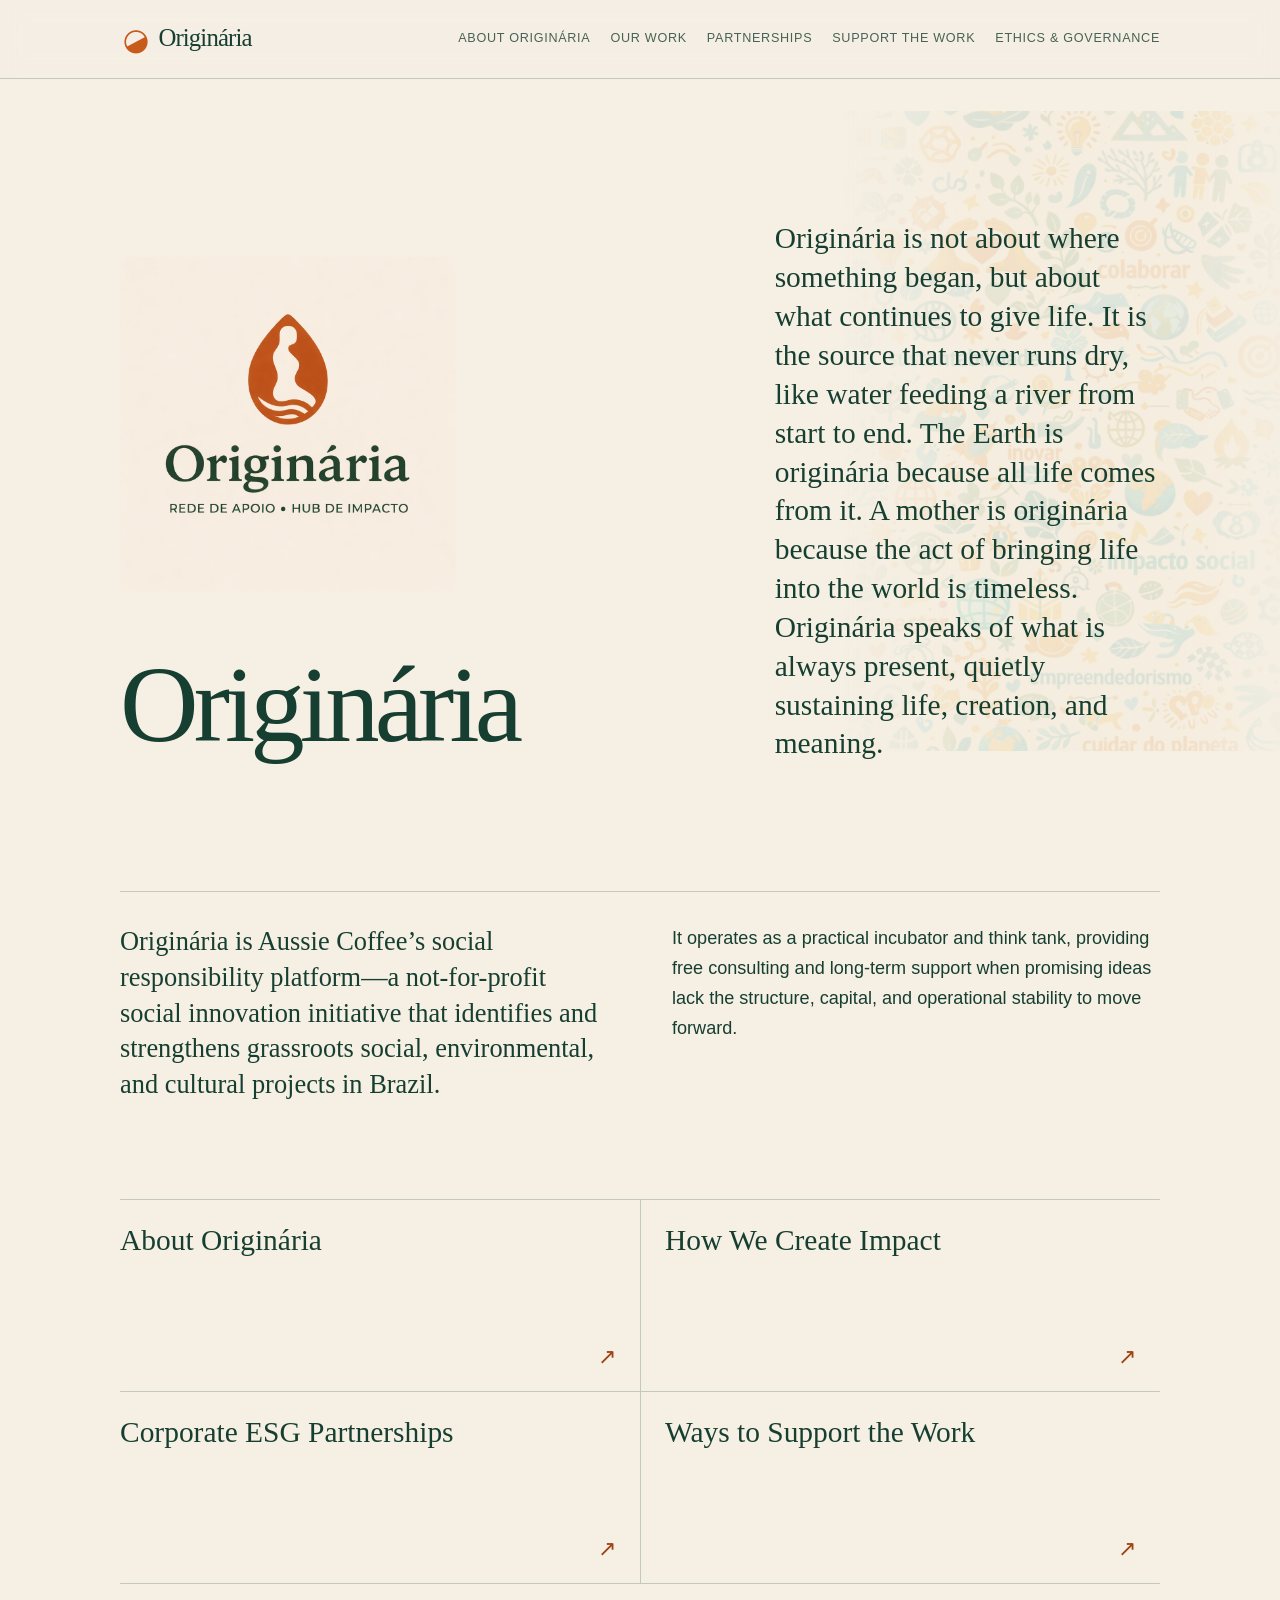
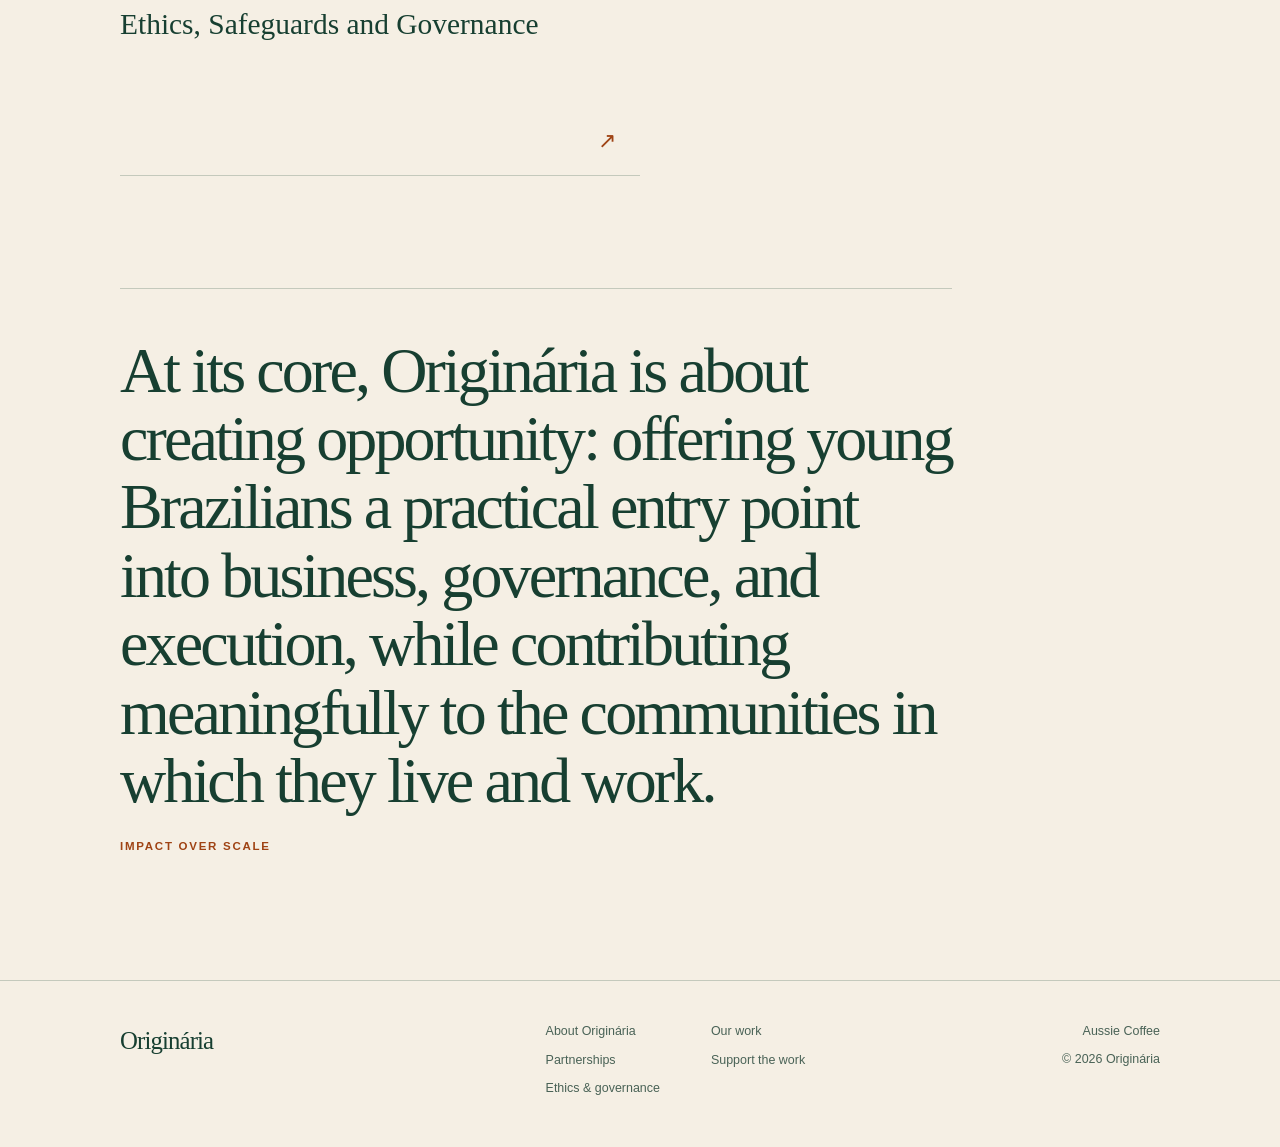
<file: index.html>
<!doctype html>
<html lang="en">
<head>
  <meta charset="utf-8">
  <meta name="viewport" content="width=device-width, initial-scale=1">
  <meta name="description" content="Originária is Aussie Coffee’s social responsibility platform—a not-for-profit social innovation initiative that identifies and strengthens grassroots social, environmental, and cultural projects in Brazil.">
  <meta name="theme-color" content="#f5efe4">
  <title>Originária | Social Responsibility</title>
  <link rel="icon" type="image/png" href="assets/originaria-logo.png">
  <link rel="stylesheet" href="assets/site.css">
</head>
<body class="page-home">
  <a class="skip-link" href="#main">Skip to content</a>
  <header class="site-header">
    <div class="header-inner">
      <a class="brand" href="" aria-label="Originária home"><span class="brand-mark" aria-hidden="true">◒</span><span class="brand-word">Originária</span></a>
      <button class="menu-toggle" type="button" aria-expanded="false" aria-controls="site-nav"><span class="menu-label">Menu</span><span class="menu-icon" aria-hidden="true"><i></i><i></i></span></button>
      <nav id="site-nav" class="site-nav" aria-label="Primary navigation"><a href="about/" data-page="about">About Originária</a><a href="work/" data-page="work">Our work</a><a href="partnerships/" data-page="partnerships">Partnerships</a><a href="support/" data-page="support">Support the work</a><a href="principles/" data-page="principles">Ethics &amp; governance</a></nav>
    </div>
  </header>
  <main id="main"><section class="hero"><div class="hero-grid"><div><img class="hero-logo" src="assets/originaria-logo.png" alt="Originária — Rede de Apoio • Hub de Impacto"><h1>Originária</h1></div><div><p class="hero-intro">Originária is not about where something began, but about what continues to give life. It is the source that never runs dry, like water feeding a river from start to end. The Earth is originária because all life comes from it. A mother is originária because the act of bringing life into the world is timeless. Originária speaks of what is always present, quietly sustaining life, creation, and meaning.</p></div></div></section>
<section class="gateway"><div class="gateway-lead"><p>Originária is Aussie Coffee’s social responsibility platform—a not-for-profit social innovation initiative that identifies and strengthens grassroots social, environmental, and cultural projects in Brazil.</p><p>It operates as a practical incubator and think tank, providing free consulting and long-term support when promising ideas lack the structure, capital, and operational stability to move forward.</p></div><nav class="gateway-links" aria-label="Explore Originária"><a class="gateway-link" href="about/"><strong>About Originária</strong><span aria-hidden="true">↗</span></a><a class="gateway-link" href="work/"><strong>How We Create Impact</strong><span aria-hidden="true">↗</span></a><a class="gateway-link" href="partnerships/"><strong>Corporate ESG Partnerships</strong><span aria-hidden="true">↗</span></a><a class="gateway-link" href="support/"><strong>Ways to Support the Work</strong><span aria-hidden="true">↗</span></a><a class="gateway-link" href="principles/"><strong>Ethics, Safeguards and Governance</strong><span aria-hidden="true">↗</span></a></nav></section>
<section class="principle"><blockquote>At its core, Originária is about creating opportunity: offering young Brazilians a practical entry point into business, governance, and execution, while contributing meaningfully to the communities in which they live and work.<cite>Impact over scale</cite></blockquote></section></main>
  <footer class="site-footer">
    <div class="footer-inner">
      <div class="footer-brand"><span class="brand-word">Originária</span></div>
      <nav class="footer-nav" aria-label="Footer navigation"><a href="about/">About Originária</a><a href="work/">Our work</a><a href="partnerships/">Partnerships</a><a href="support/">Support the work</a><a href="principles/">Ethics & governance</a></nav>
      <div class="footer-meta"><a href="https://www.aussiecoffeebrasil.com/" rel="noopener">Aussie Coffee</a><span>© <span data-year></span> Originária</span></div>
    </div>
  </footer>
  <script src="assets/site.js"></script>
</body>
</html>
</file>
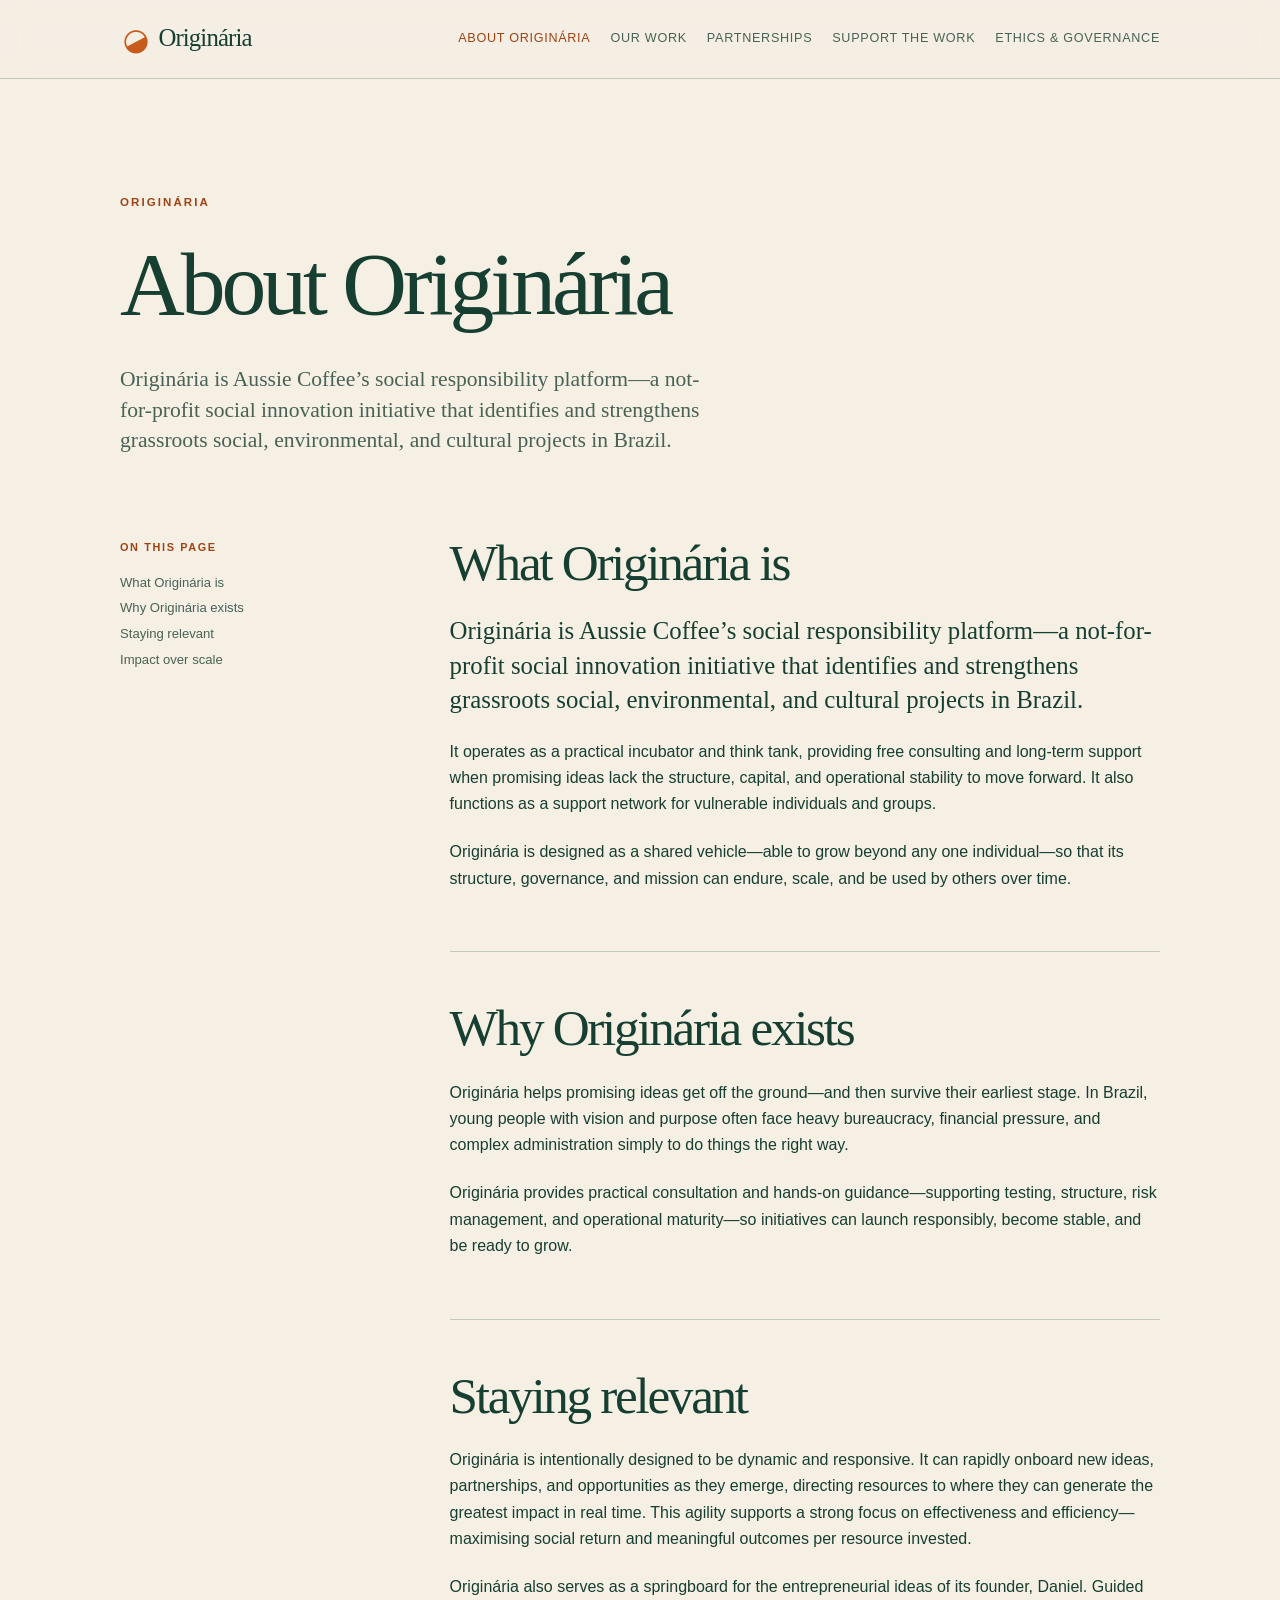
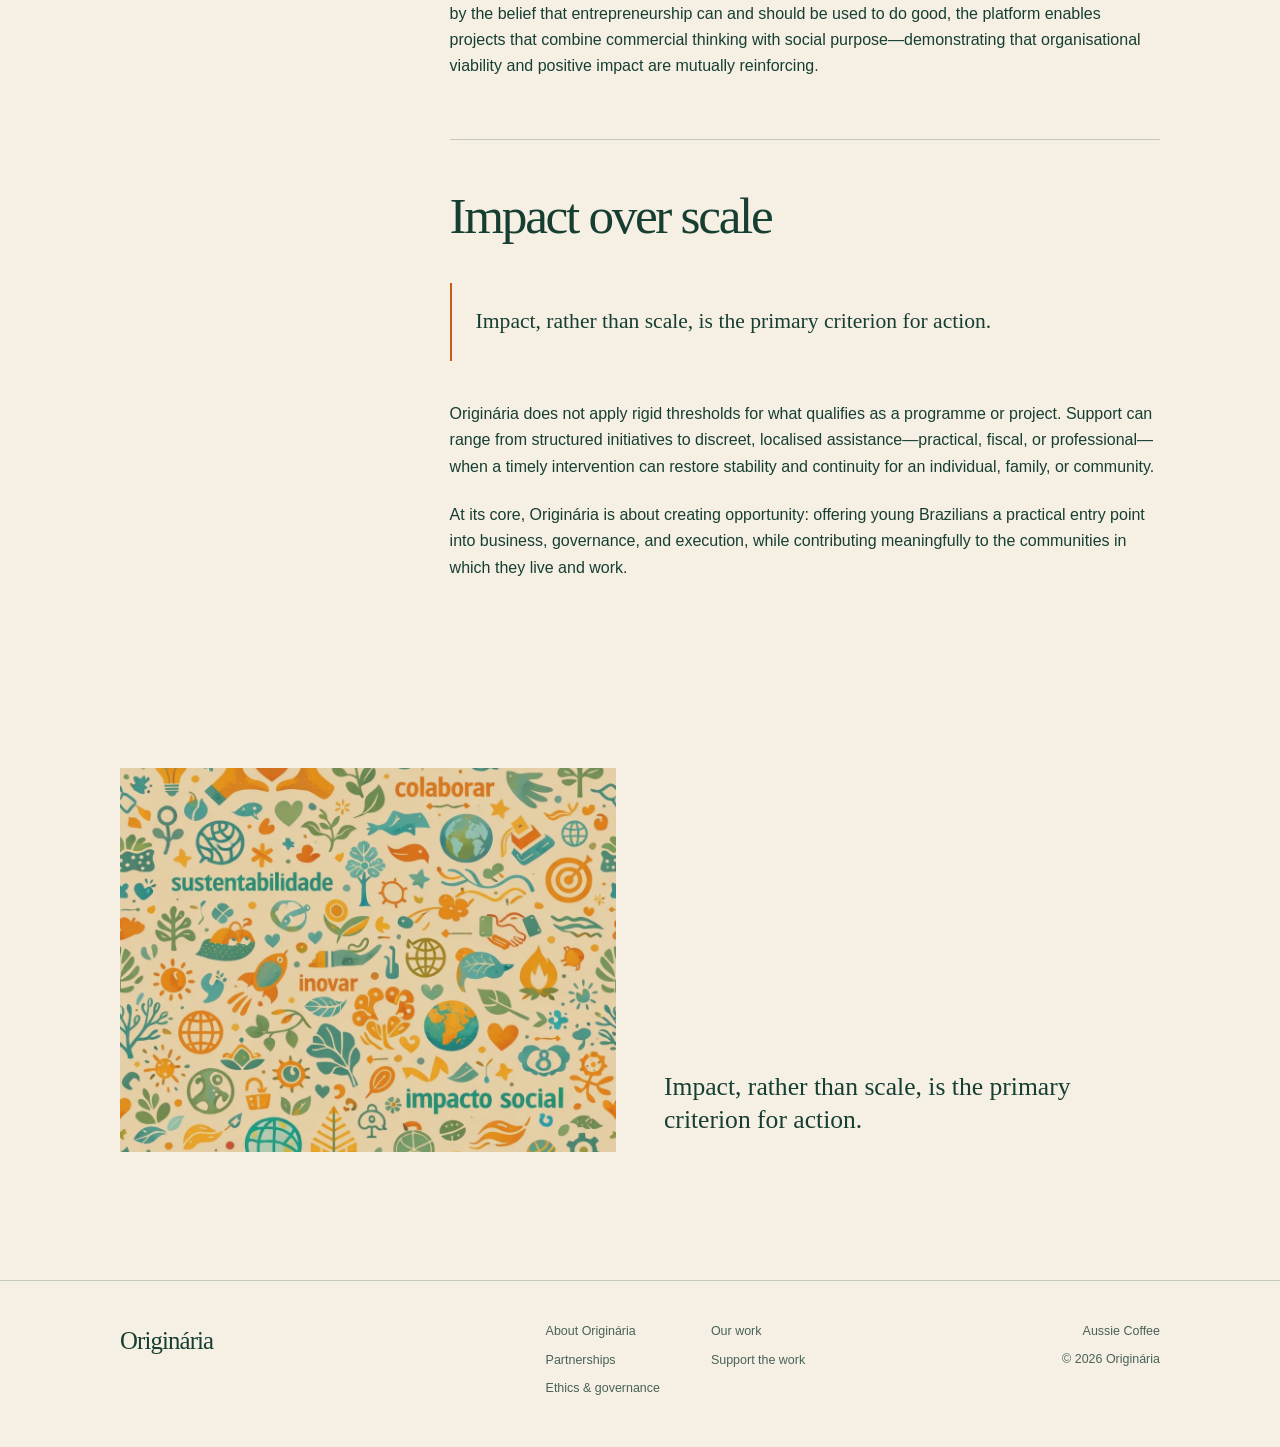
<file: about/index.html>
<!doctype html>
<html lang="en">
<head>
  <meta charset="utf-8">
  <meta name="viewport" content="width=device-width, initial-scale=1">
  <meta name="description" content="Originária is Aussie Coffee’s social responsibility platform—a not-for-profit social innovation initiative that identifies and strengthens grassroots social, environmental, and cultural projects in Brazil.">
  <meta name="theme-color" content="#f5efe4">
  <title>About Originária — Originária</title>
  <link rel="icon" type="image/png" href="../assets/originaria-logo.png">
  <link rel="stylesheet" href="../assets/site.css">
</head>
<body class="page-about">
  <a class="skip-link" href="#main">Skip to content</a>
  <header class="site-header">
    <div class="header-inner">
      <a class="brand" href="../" aria-label="Originária home"><span class="brand-mark" aria-hidden="true">◒</span><span class="brand-word">Originária</span></a>
      <button class="menu-toggle" type="button" aria-expanded="false" aria-controls="site-nav"><span class="menu-label">Menu</span><span class="menu-icon" aria-hidden="true"><i></i><i></i></span></button>
      <nav id="site-nav" class="site-nav" aria-label="Primary navigation"><a href="../about/" data-page="about">About Originária</a><a href="../work/" data-page="work">Our work</a><a href="../partnerships/" data-page="partnerships">Partnerships</a><a href="../support/" data-page="support">Support the work</a><a href="../principles/" data-page="principles">Ethics &amp; governance</a></nav>
    </div>
  </header>
  <main id="main"><div class="page-article"><section class="page-hero"><p class="eyebrow">Originária</p><h1>About Originária</h1><p class="deck">Originária is Aussie Coffee’s social responsibility platform—a not-for-profit social innovation initiative that identifies and strengthens grassroots social, environmental, and cultural projects in Brazil.</p></section><div class="article-layout"><aside class="contents" aria-label="On this page"><p class="contents-label">On this page</p><a href="#what-originaria">What Originária is</a><a href="#why-originaria">Why Originária exists</a><a href="#staying-relevant">Staying relevant</a><a href="#impact-over-scale">Impact over scale</a></aside><article class="article-copy"><section id="what-originaria"><h2>What Originária is</h2><p class="section-intro">Originária is Aussie Coffee’s social responsibility platform—a not-for-profit social innovation initiative that identifies and strengthens grassroots social, environmental, and cultural projects in Brazil.</p><p>It operates as a practical incubator and think tank, providing free consulting and long-term support when promising ideas lack the structure, capital, and operational stability to move forward. It also functions as a support network for vulnerable individuals and groups.</p><p>Originária is designed as a shared vehicle—able to grow beyond any one individual—so that its structure, governance, and mission can endure, scale, and be used by others over time.</p></section><section id="why-originaria"><h2>Why Originária exists</h2><p>Originária helps promising ideas get off the ground—and then survive their earliest stage. In Brazil, young people with vision and purpose often face heavy bureaucracy, financial pressure, and complex administration simply to do things the right way.</p><p>Originária provides practical consultation and hands-on guidance—supporting testing, structure, risk management, and operational maturity—so initiatives can launch responsibly, become stable, and be ready to grow.</p></section><section id="staying-relevant"><h2>Staying relevant</h2><p>Originária is intentionally designed to be dynamic and responsive. It can rapidly onboard new ideas, partnerships, and opportunities as they emerge, directing resources to where they can generate the greatest impact in real time. This agility supports a strong focus on effectiveness and efficiency—maximising social return and meaningful outcomes per resource invested.</p><p>Originária also serves as a springboard for the entrepreneurial ideas of its founder, Daniel. Guided by the belief that entrepreneurship can and should be used to do good, the platform enables projects that combine commercial thinking with social purpose—demonstrating that organisational viability and positive impact are mutually reinforcing.</p></section><section id="impact-over-scale"><h2>Impact over scale</h2><p class="callout">Impact, rather than scale, is the primary criterion for action.</p><p>Originária does not apply rigid thresholds for what qualifies as a programme or project. Support can range from structured initiatives to discreet, localised assistance—practical, fiscal, or professional—when a timely intervention can restore stability and continuity for an individual, family, or community.</p><p>At its core, Originária is about creating opportunity: offering young Brazilians a practical entry point into business, governance, and execution, while contributing meaningfully to the communities in which they live and work.</p></section></article></div><div class="feature-band"><div class="image-panel" role="img" aria-label="Originária illustrated pattern"></div><div class="text-panel"><p>Impact, rather than scale, is the primary criterion for action.</p></div></div></div></main>
  <footer class="site-footer">
    <div class="footer-inner">
      <div class="footer-brand"><span class="brand-word">Originária</span></div>
      <nav class="footer-nav" aria-label="Footer navigation"><a href="../about/">About Originária</a><a href="../work/">Our work</a><a href="../partnerships/">Partnerships</a><a href="../support/">Support the work</a><a href="../principles/">Ethics & governance</a></nav>
      <div class="footer-meta"><a href="https://www.aussiecoffeebrasil.com/" rel="noopener">Aussie Coffee</a><span>© <span data-year></span> Originária</span></div>
    </div>
  </footer>
  <script src="../assets/site.js"></script>
</body>
</html>
</file>
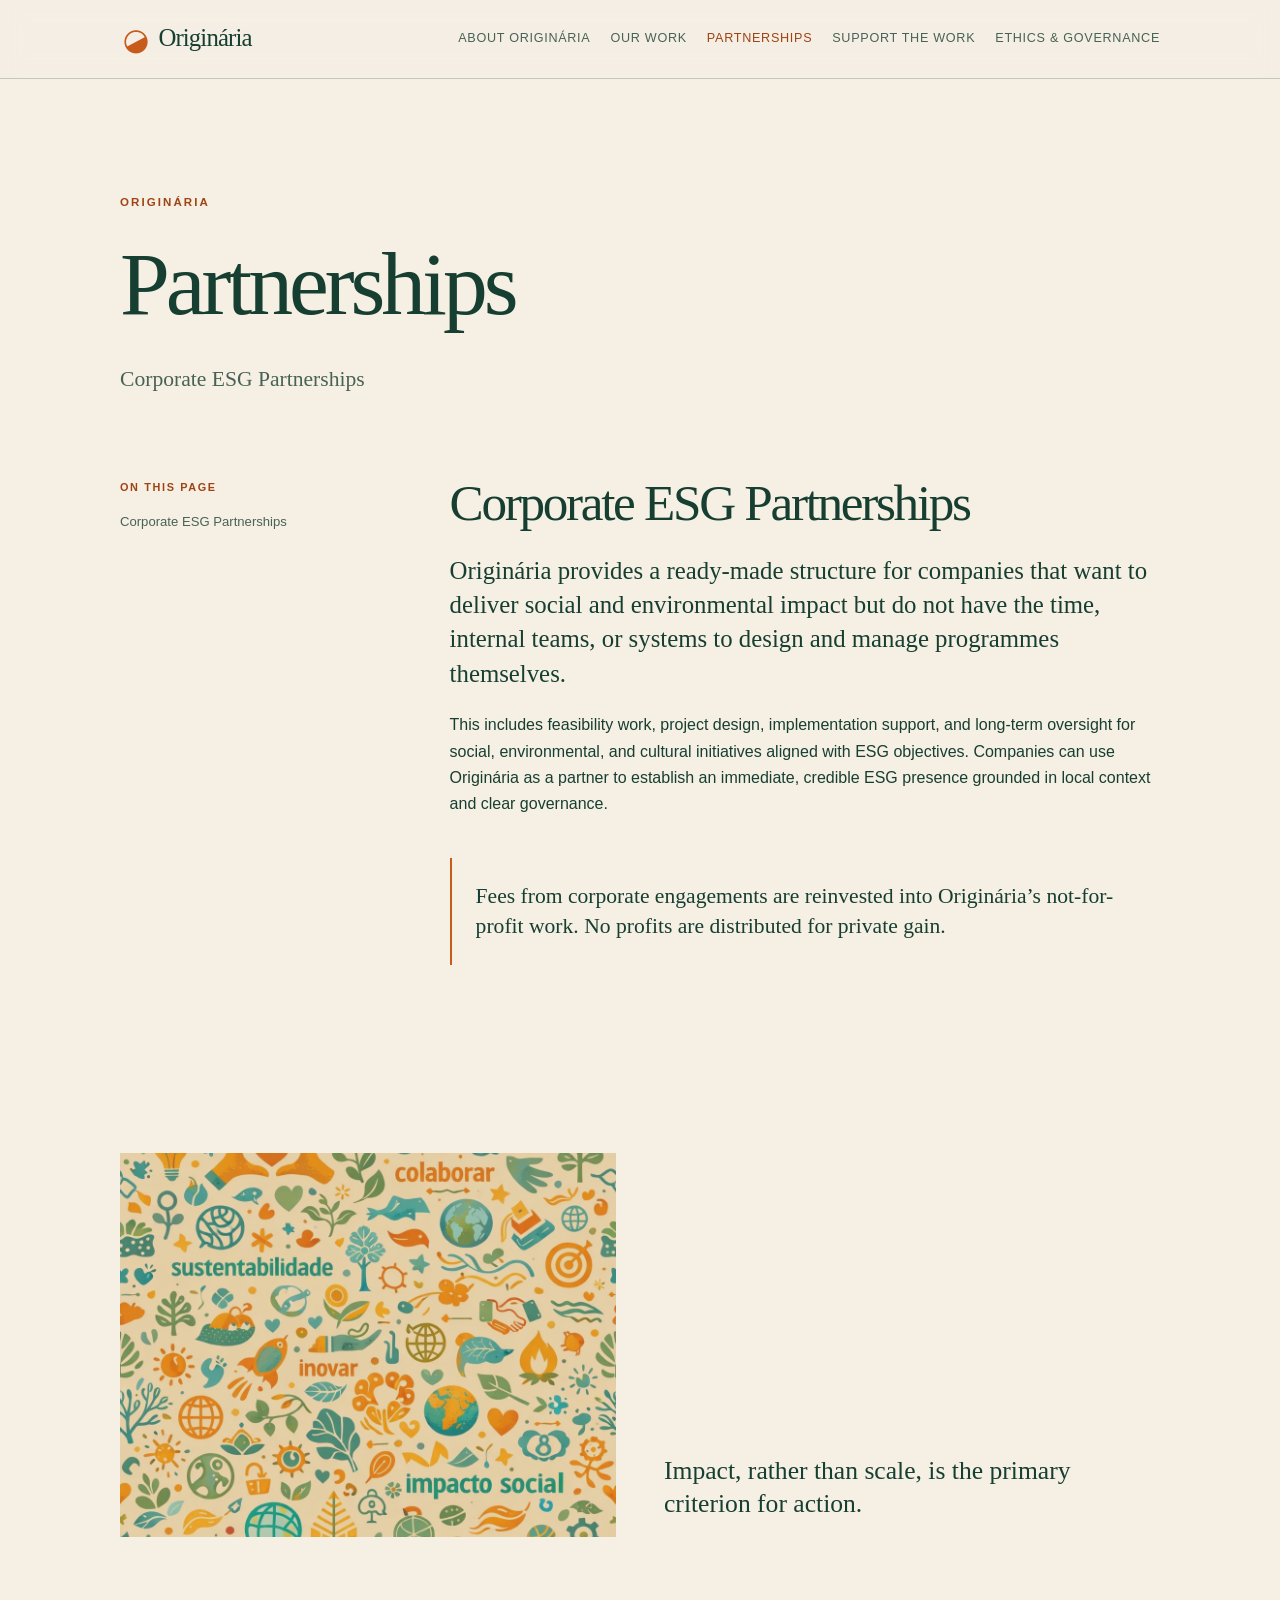
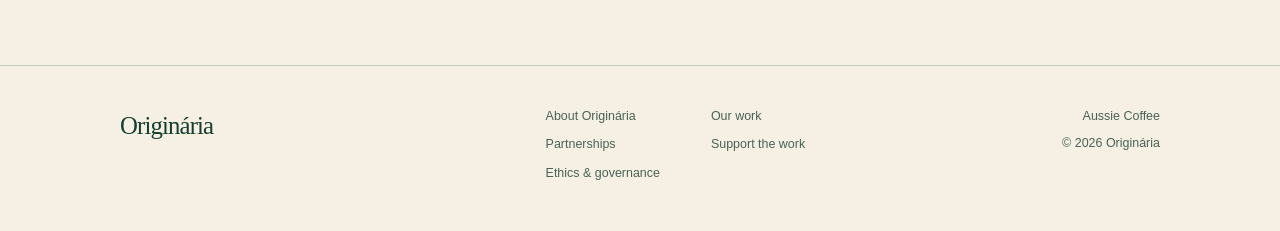
<file: partnerships/index.html>
<!doctype html>
<html lang="en">
<head>
  <meta charset="utf-8">
  <meta name="viewport" content="width=device-width, initial-scale=1">
  <meta name="description" content="Originária provides a ready-made structure for companies that want to deliver social and environmental impact but do not have the time, internal teams, or systems to design and manage programmes themselves.">
  <meta name="theme-color" content="#f5efe4">
  <title>Partnerships — Originária</title>
  <link rel="icon" type="image/png" href="../assets/originaria-logo.png">
  <link rel="stylesheet" href="../assets/site.css">
</head>
<body class="page-partnerships">
  <a class="skip-link" href="#main">Skip to content</a>
  <header class="site-header">
    <div class="header-inner">
      <a class="brand" href="../" aria-label="Originária home"><span class="brand-mark" aria-hidden="true">◒</span><span class="brand-word">Originária</span></a>
      <button class="menu-toggle" type="button" aria-expanded="false" aria-controls="site-nav"><span class="menu-label">Menu</span><span class="menu-icon" aria-hidden="true"><i></i><i></i></span></button>
      <nav id="site-nav" class="site-nav" aria-label="Primary navigation"><a href="../about/" data-page="about">About Originária</a><a href="../work/" data-page="work">Our work</a><a href="../partnerships/" data-page="partnerships">Partnerships</a><a href="../support/" data-page="support">Support the work</a><a href="../principles/" data-page="principles">Ethics &amp; governance</a></nav>
    </div>
  </header>
  <main id="main"><div class="page-article"><section class="page-hero"><p class="eyebrow">Originária</p><h1>Partnerships</h1><p class="deck">Corporate ESG Partnerships</p></section><div class="article-layout"><aside class="contents" aria-label="On this page"><p class="contents-label">On this page</p><a href="#corporate-esg">Corporate ESG Partnerships</a></aside><article class="article-copy"><section id="corporate-esg"><h2>Corporate ESG Partnerships</h2><p class="section-intro">Originária provides a ready-made structure for companies that want to deliver social and environmental impact but do not have the time, internal teams, or systems to design and manage programmes themselves.</p><p>This includes feasibility work, project design, implementation support, and long-term oversight for social, environmental, and cultural initiatives aligned with ESG objectives. Companies can use Originária as a partner to establish an immediate, credible ESG presence grounded in local context and clear governance.</p><p class="callout">Fees from corporate engagements are reinvested into Originária’s not-for-profit work. No profits are distributed for private gain.</p></section></article></div><div class="feature-band"><div class="image-panel" role="img" aria-label="Originária illustrated pattern"></div><div class="text-panel"><p>Impact, rather than scale, is the primary criterion for action.</p></div></div></div></main>
  <footer class="site-footer">
    <div class="footer-inner">
      <div class="footer-brand"><span class="brand-word">Originária</span></div>
      <nav class="footer-nav" aria-label="Footer navigation"><a href="../about/">About Originária</a><a href="../work/">Our work</a><a href="../partnerships/">Partnerships</a><a href="../support/">Support the work</a><a href="../principles/">Ethics & governance</a></nav>
      <div class="footer-meta"><a href="https://www.aussiecoffeebrasil.com/" rel="noopener">Aussie Coffee</a><span>© <span data-year></span> Originária</span></div>
    </div>
  </footer>
  <script src="../assets/site.js"></script>
</body>
</html>
</file>
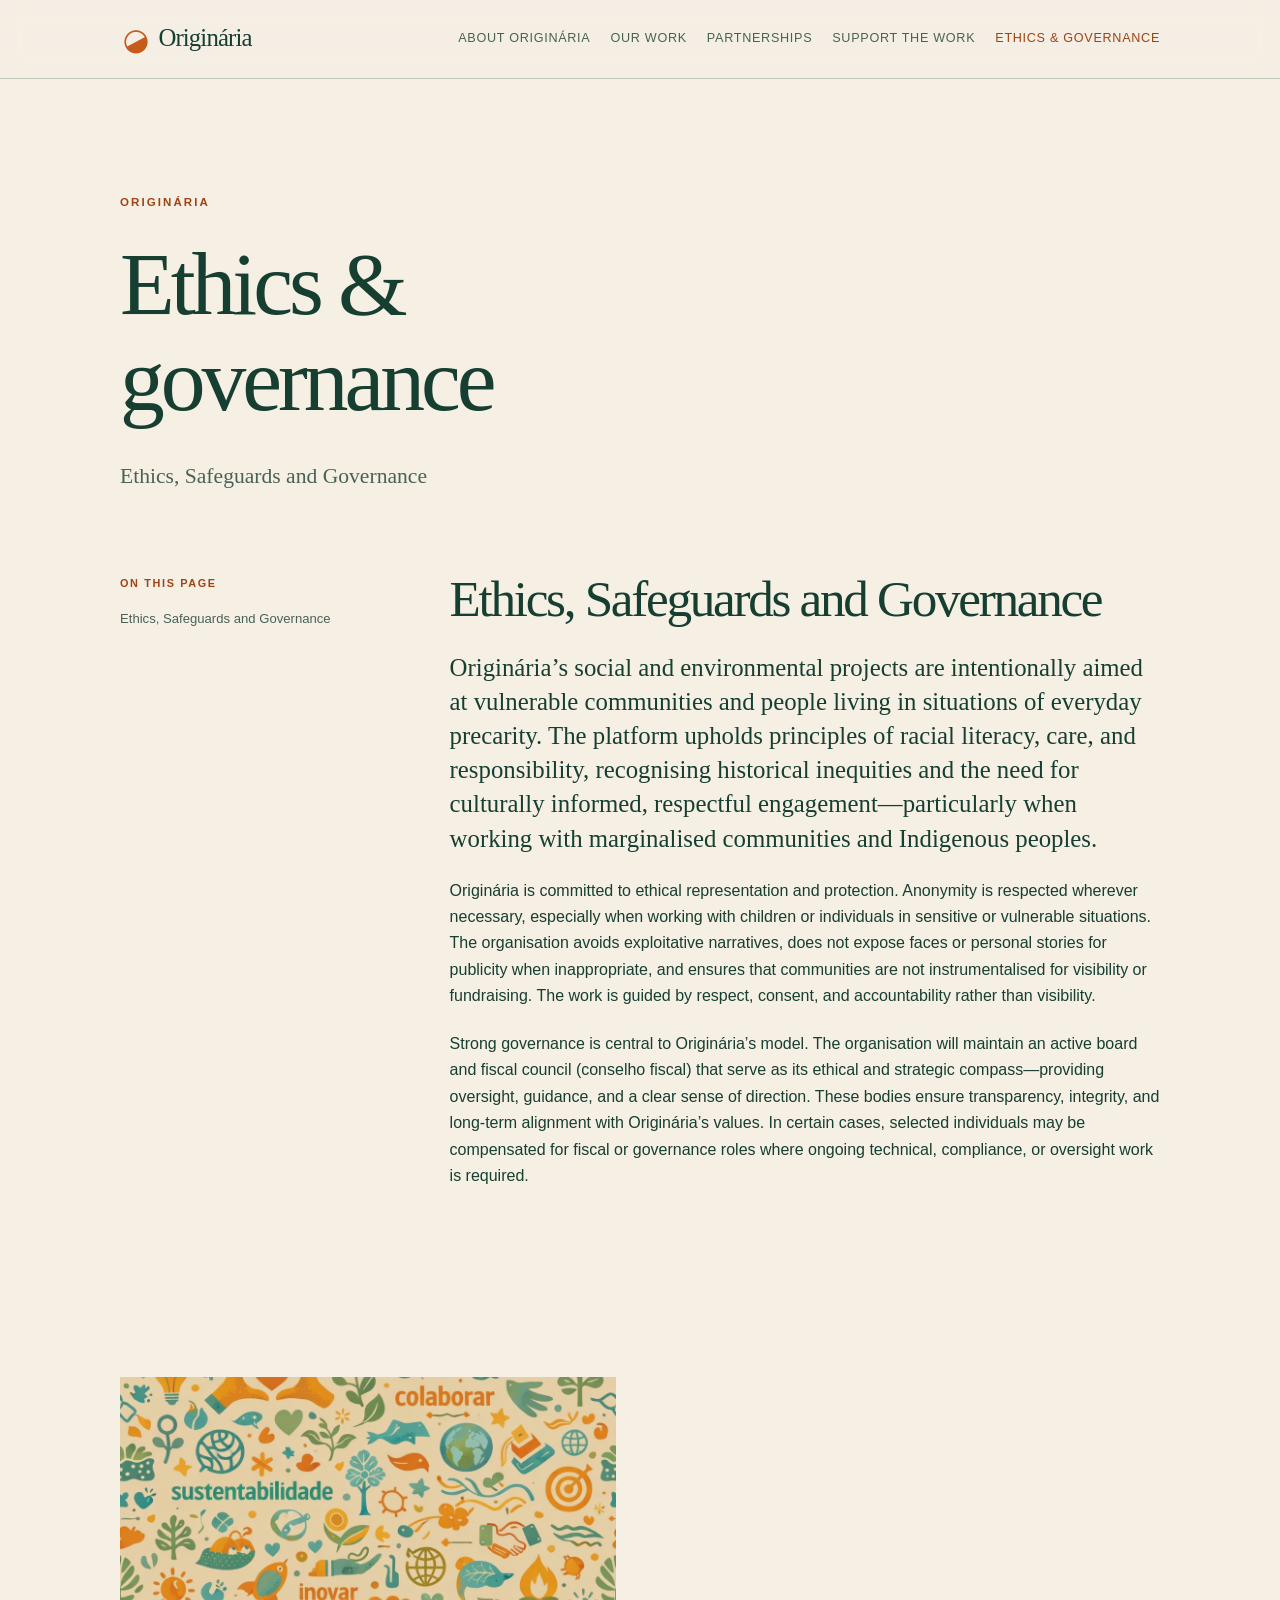
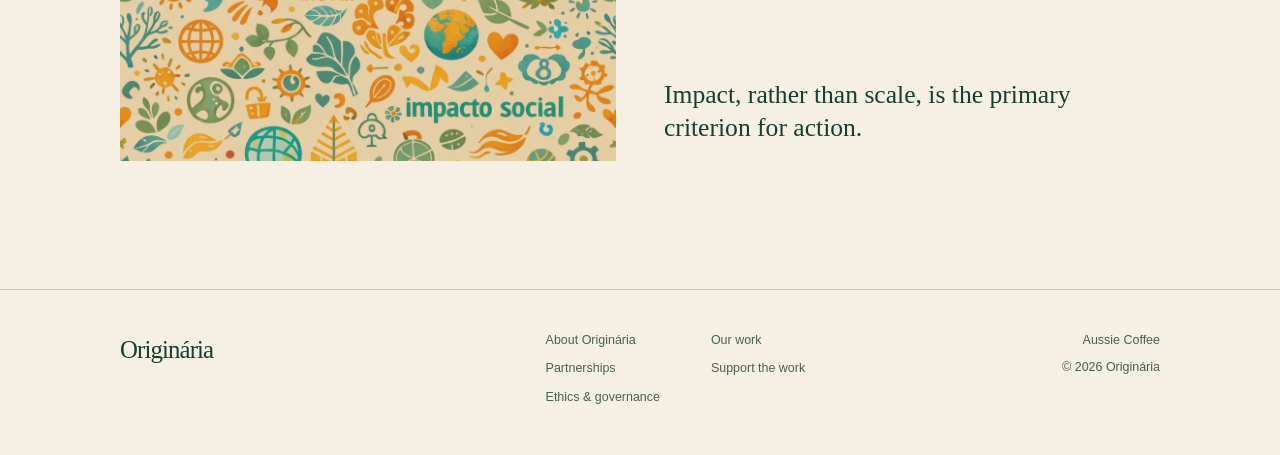
<file: principles/index.html>
<!doctype html>
<html lang="en">
<head>
  <meta charset="utf-8">
  <meta name="viewport" content="width=device-width, initial-scale=1">
  <meta name="description" content="The work is guided by respect, consent, and accountability rather than visibility.">
  <meta name="theme-color" content="#f5efe4">
  <title>Ethics &amp; governance — Originária</title>
  <link rel="icon" type="image/png" href="../assets/originaria-logo.png">
  <link rel="stylesheet" href="../assets/site.css">
</head>
<body class="page-principles">
  <a class="skip-link" href="#main">Skip to content</a>
  <header class="site-header">
    <div class="header-inner">
      <a class="brand" href="../" aria-label="Originária home"><span class="brand-mark" aria-hidden="true">◒</span><span class="brand-word">Originária</span></a>
      <button class="menu-toggle" type="button" aria-expanded="false" aria-controls="site-nav"><span class="menu-label">Menu</span><span class="menu-icon" aria-hidden="true"><i></i><i></i></span></button>
      <nav id="site-nav" class="site-nav" aria-label="Primary navigation"><a href="../about/" data-page="about">About Originária</a><a href="../work/" data-page="work">Our work</a><a href="../partnerships/" data-page="partnerships">Partnerships</a><a href="../support/" data-page="support">Support the work</a><a href="../principles/" data-page="principles">Ethics &amp; governance</a></nav>
    </div>
  </header>
  <main id="main"><div class="page-article"><section class="page-hero"><p class="eyebrow">Originária</p><h1>Ethics & governance</h1><p class="deck">Ethics, Safeguards and Governance</p></section><div class="article-layout"><aside class="contents" aria-label="On this page"><p class="contents-label">On this page</p><a href="#ethics">Ethics, Safeguards and Governance</a></aside><article class="article-copy"><section id="ethics"><h2>Ethics, Safeguards and Governance</h2><p class="section-intro">Originária’s social and environmental projects are intentionally aimed at vulnerable communities and people living in situations of everyday precarity. The platform upholds principles of racial literacy, care, and responsibility, recognising historical inequities and the need for culturally informed, respectful engagement—particularly when working with marginalised communities and Indigenous peoples.</p><p>Originária is committed to ethical representation and protection. Anonymity is respected wherever necessary, especially when working with children or individuals in sensitive or vulnerable situations. The organisation avoids exploitative narratives, does not expose faces or personal stories for publicity when inappropriate, and ensures that communities are not instrumentalised for visibility or fundraising. The work is guided by respect, consent, and accountability rather than visibility.</p><p>Strong governance is central to Originária’s model. The organisation will maintain an active board and fiscal council (conselho fiscal) that serve as its ethical and strategic compass—providing oversight, guidance, and a clear sense of direction. These bodies ensure transparency, integrity, and long-term alignment with Originária’s values. In certain cases, selected individuals may be compensated for fiscal or governance roles where ongoing technical, compliance, or oversight work is required.</p></section></article></div><div class="feature-band"><div class="image-panel" role="img" aria-label="Originária illustrated pattern"></div><div class="text-panel"><p>Impact, rather than scale, is the primary criterion for action.</p></div></div></div></main>
  <footer class="site-footer">
    <div class="footer-inner">
      <div class="footer-brand"><span class="brand-word">Originária</span></div>
      <nav class="footer-nav" aria-label="Footer navigation"><a href="../about/">About Originária</a><a href="../work/">Our work</a><a href="../partnerships/">Partnerships</a><a href="../support/">Support the work</a><a href="../principles/">Ethics & governance</a></nav>
      <div class="footer-meta"><a href="https://www.aussiecoffeebrasil.com/" rel="noopener">Aussie Coffee</a><span>© <span data-year></span> Originária</span></div>
    </div>
  </footer>
  <script src="../assets/site.js"></script>
</body>
</html>
</file>
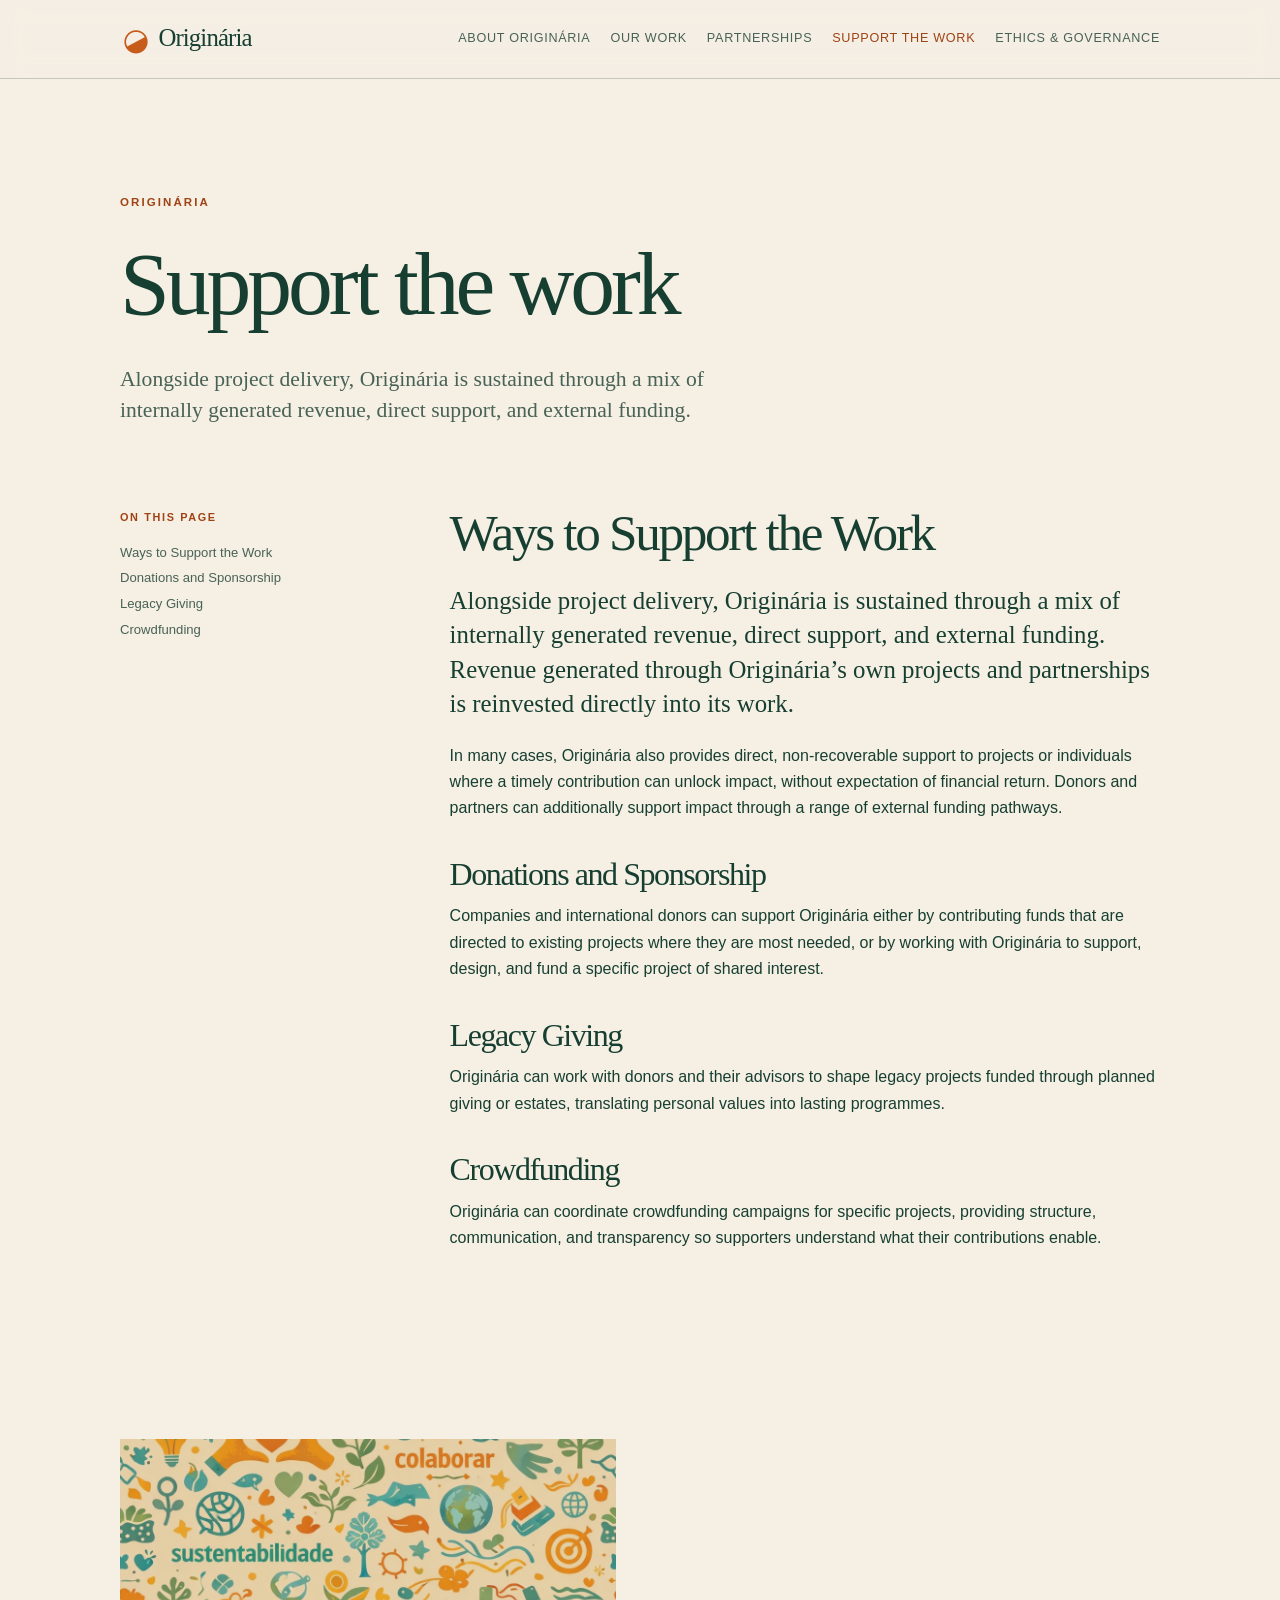
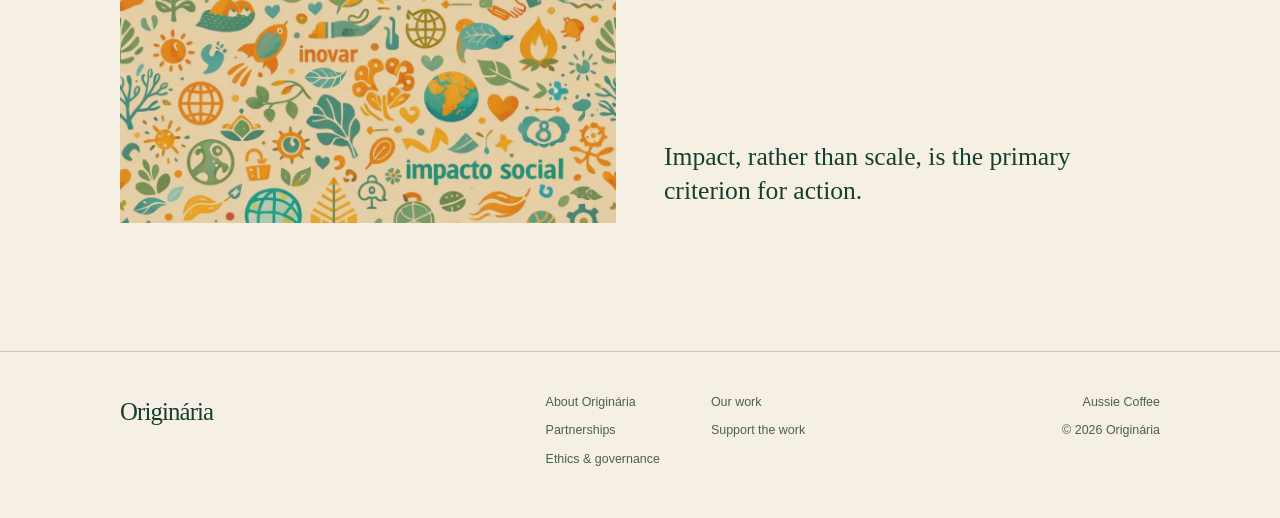
<file: support/index.html>
<!doctype html>
<html lang="en">
<head>
  <meta charset="utf-8">
  <meta name="viewport" content="width=device-width, initial-scale=1">
  <meta name="description" content="Alongside project delivery, Originária is sustained through a mix of internally generated revenue, direct support, and external funding.">
  <meta name="theme-color" content="#f5efe4">
  <title>Support the work — Originária</title>
  <link rel="icon" type="image/png" href="../assets/originaria-logo.png">
  <link rel="stylesheet" href="../assets/site.css">
</head>
<body class="page-support">
  <a class="skip-link" href="#main">Skip to content</a>
  <header class="site-header">
    <div class="header-inner">
      <a class="brand" href="../" aria-label="Originária home"><span class="brand-mark" aria-hidden="true">◒</span><span class="brand-word">Originária</span></a>
      <button class="menu-toggle" type="button" aria-expanded="false" aria-controls="site-nav"><span class="menu-label">Menu</span><span class="menu-icon" aria-hidden="true"><i></i><i></i></span></button>
      <nav id="site-nav" class="site-nav" aria-label="Primary navigation"><a href="../about/" data-page="about">About Originária</a><a href="../work/" data-page="work">Our work</a><a href="../partnerships/" data-page="partnerships">Partnerships</a><a href="../support/" data-page="support">Support the work</a><a href="../principles/" data-page="principles">Ethics &amp; governance</a></nav>
    </div>
  </header>
  <main id="main"><div class="page-article"><section class="page-hero"><p class="eyebrow">Originária</p><h1>Support the work</h1><p class="deck">Alongside project delivery, Originária is sustained through a mix of internally generated revenue, direct support, and external funding.</p></section><div class="article-layout"><aside class="contents" aria-label="On this page"><p class="contents-label">On this page</p><a href="#ways-to-support">Ways to Support the Work</a><a href="#donations-sponsorship">Donations and Sponsorship</a><a href="#legacy-giving">Legacy Giving</a><a href="#crowdfunding">Crowdfunding</a></aside><article class="article-copy"><section id="ways-to-support"><h2>Ways to Support the Work</h2><p class="section-intro">Alongside project delivery, Originária is sustained through a mix of internally generated revenue, direct support, and external funding. Revenue generated through Originária’s own projects and partnerships is reinvested directly into its work.</p><p>In many cases, Originária also provides direct, non‑recoverable support to projects or individuals where a timely contribution can unlock impact, without expectation of financial return. Donors and partners can additionally support impact through a range of external funding pathways.</p><h3 id="donations-sponsorship">Donations and Sponsorship</h3><p>Companies and international donors can support Originária either by contributing funds that are directed to existing projects where they are most needed, or by working with Originária to support, design, and fund a specific project of shared interest.</p><h3 id="legacy-giving">Legacy Giving</h3><p>Originária can work with donors and their advisors to shape legacy projects funded through planned giving or estates, translating personal values into lasting programmes.</p><h3 id="crowdfunding">Crowdfunding</h3><p>Originária can coordinate crowdfunding campaigns for specific projects, providing structure, communication, and transparency so supporters understand what their contributions enable.</p></section></article></div><div class="feature-band"><div class="image-panel" role="img" aria-label="Originária illustrated pattern"></div><div class="text-panel"><p>Impact, rather than scale, is the primary criterion for action.</p></div></div></div></main>
  <footer class="site-footer">
    <div class="footer-inner">
      <div class="footer-brand"><span class="brand-word">Originária</span></div>
      <nav class="footer-nav" aria-label="Footer navigation"><a href="../about/">About Originária</a><a href="../work/">Our work</a><a href="../partnerships/">Partnerships</a><a href="../support/">Support the work</a><a href="../principles/">Ethics & governance</a></nav>
      <div class="footer-meta"><a href="https://www.aussiecoffeebrasil.com/" rel="noopener">Aussie Coffee</a><span>© <span data-year></span> Originária</span></div>
    </div>
  </footer>
  <script src="../assets/site.js"></script>
</body>
</html>
</file>
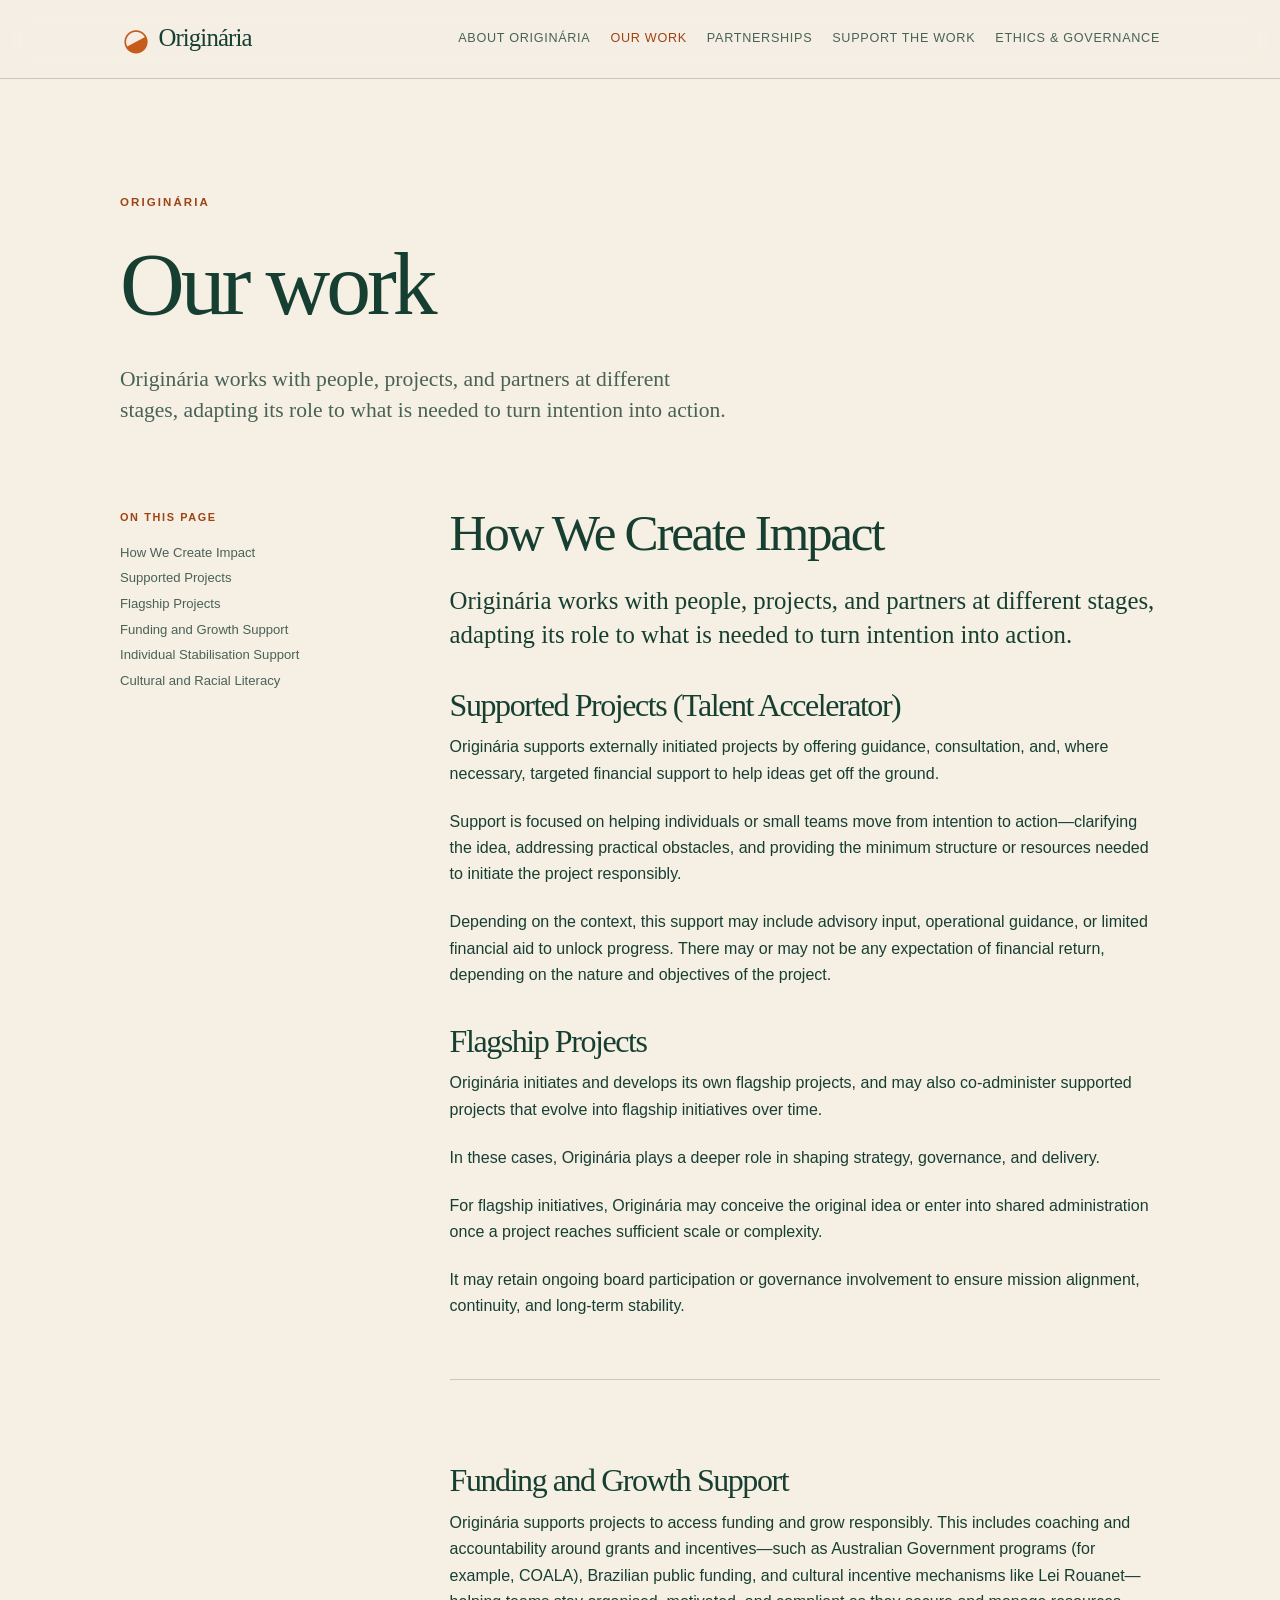
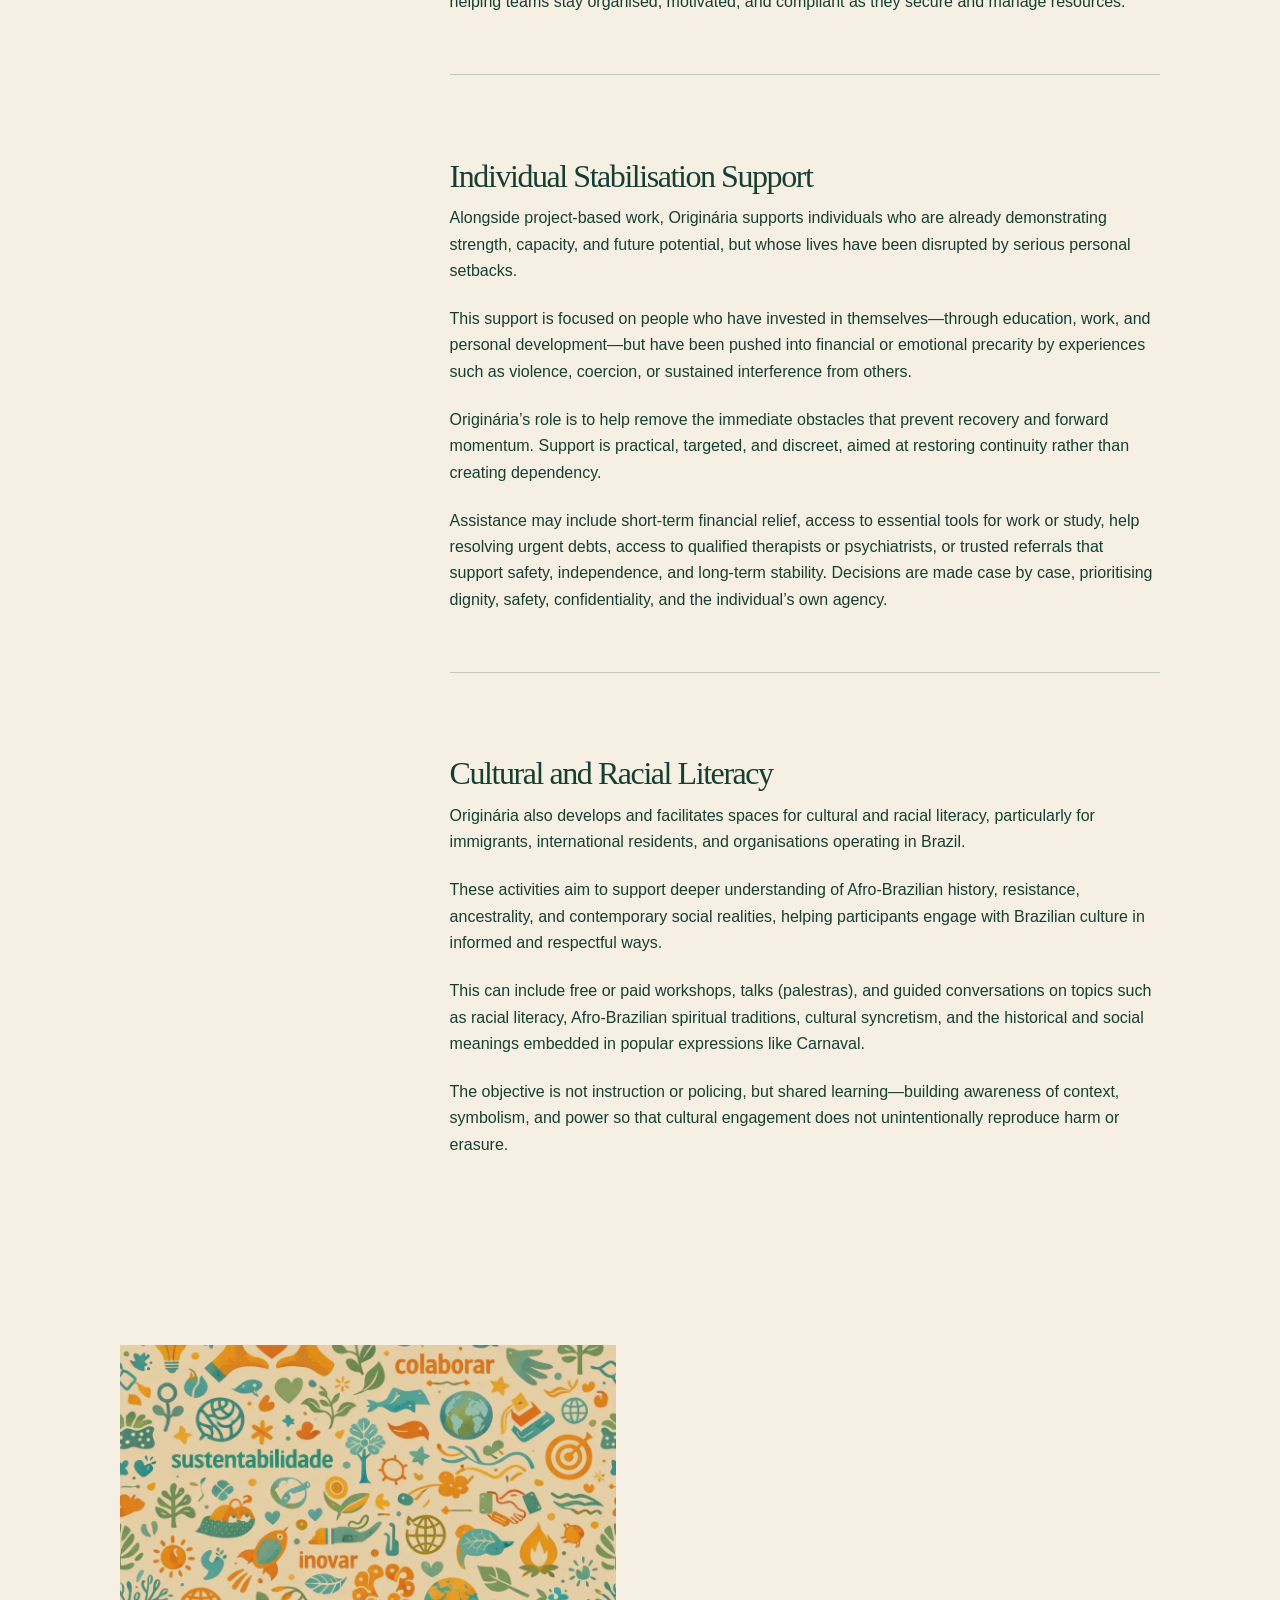
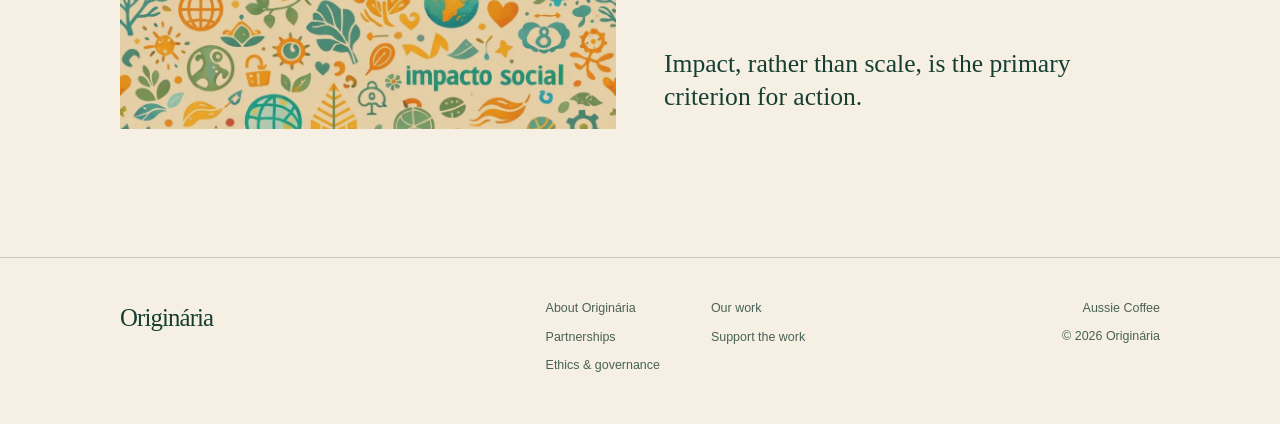
<file: work/index.html>
<!doctype html>
<html lang="en">
<head>
  <meta charset="utf-8">
  <meta name="viewport" content="width=device-width, initial-scale=1">
  <meta name="description" content="Originária works with people, projects, and partners at different stages, adapting its role to what is needed to turn intention into action.">
  <meta name="theme-color" content="#f5efe4">
  <title>Our work — Originária</title>
  <link rel="icon" type="image/png" href="../assets/originaria-logo.png">
  <link rel="stylesheet" href="../assets/site.css">
</head>
<body class="page-work">
  <a class="skip-link" href="#main">Skip to content</a>
  <header class="site-header">
    <div class="header-inner">
      <a class="brand" href="../" aria-label="Originária home"><span class="brand-mark" aria-hidden="true">◒</span><span class="brand-word">Originária</span></a>
      <button class="menu-toggle" type="button" aria-expanded="false" aria-controls="site-nav"><span class="menu-label">Menu</span><span class="menu-icon" aria-hidden="true"><i></i><i></i></span></button>
      <nav id="site-nav" class="site-nav" aria-label="Primary navigation"><a href="../about/" data-page="about">About Originária</a><a href="../work/" data-page="work">Our work</a><a href="../partnerships/" data-page="partnerships">Partnerships</a><a href="../support/" data-page="support">Support the work</a><a href="../principles/" data-page="principles">Ethics &amp; governance</a></nav>
    </div>
  </header>
  <main id="main"><div class="page-article"><section class="page-hero"><p class="eyebrow">Originária</p><h1>Our work</h1><p class="deck">Originária works with people, projects, and partners at different stages, adapting its role to what is needed to turn intention into action.</p></section><div class="article-layout"><aside class="contents" aria-label="On this page"><p class="contents-label">On this page</p><a href="#how-we-create-impact">How We Create Impact</a><a href="#supported-projects">Supported Projects</a><a href="#flagship-projects">Flagship Projects</a><a href="#funding-growth">Funding and Growth Support</a><a href="#individual-stabilisation">Individual Stabilisation Support</a><a href="#cultural-racial-literacy">Cultural and Racial Literacy</a></aside><article class="article-copy"><section id="how-we-create-impact"><h2>How We Create Impact</h2><p class="section-intro">Originária works with people, projects, and partners at different stages, adapting its role to what is needed to turn intention into action.</p><h3 id="supported-projects">Supported Projects (Talent Accelerator)</h3><p>Originária supports externally initiated projects by offering guidance, consultation, and, where necessary, targeted financial support to help ideas get off the ground.</p><p>Support is focused on helping individuals or small teams move from intention to action—clarifying the idea, addressing practical obstacles, and providing the minimum structure or resources needed to initiate the project responsibly.</p><p>Depending on the context, this support may include advisory input, operational guidance, or limited financial aid to unlock progress. There may or may not be any expectation of financial return, depending on the nature and objectives of the project.</p><h3 id="flagship-projects">Flagship Projects</h3><p>Originária initiates and develops its own flagship projects, and may also co‑administer supported projects that evolve into flagship initiatives over time.</p><p>In these cases, Originária plays a deeper role in shaping strategy, governance, and delivery.</p><p>For flagship initiatives, Originária may conceive the original idea or enter into shared administration once a project reaches sufficient scale or complexity.</p><p>It may retain ongoing board participation or governance involvement to ensure mission alignment, continuity, and long-term stability.</p></section><section id="funding-growth"><h3>Funding and Growth Support</h3><p>Originária supports projects to access funding and grow responsibly. This includes coaching and accountability around grants and incentives—such as Australian Government programs (for example, COALA), Brazilian public funding, and cultural incentive mechanisms like Lei Rouanet—helping teams stay organised, motivated, and compliant as they secure and manage resources.</p></section><section id="individual-stabilisation"><h3>Individual Stabilisation Support</h3><p>Alongside project-based work, Originária supports individuals who are already demonstrating strength, capacity, and future potential, but whose lives have been disrupted by serious personal setbacks.</p><p>This support is focused on people who have invested in themselves—through education, work, and personal development—but have been pushed into financial or emotional precarity by experiences such as violence, coercion, or sustained interference from others.</p><p>Originária’s role is to help remove the immediate obstacles that prevent recovery and forward momentum. Support is practical, targeted, and discreet, aimed at restoring continuity rather than creating dependency.</p><p>Assistance may include short-term financial relief, access to essential tools for work or study, help resolving urgent debts, access to qualified therapists or psychiatrists, or trusted referrals that support safety, independence, and long-term stability. Decisions are made case by case, prioritising dignity, safety, confidentiality, and the individual’s own agency.</p></section><section id="cultural-racial-literacy"><h3>Cultural and Racial Literacy</h3><p>Originária also develops and facilitates spaces for cultural and racial literacy, particularly for immigrants, international residents, and organisations operating in Brazil.</p><p>These activities aim to support deeper understanding of Afro-Brazilian history, resistance, ancestrality, and contemporary social realities, helping participants engage with Brazilian culture in informed and respectful ways.</p><p>This can include free or paid workshops, talks (palestras), and guided conversations on topics such as racial literacy, Afro-Brazilian spiritual traditions, cultural syncretism, and the historical and social meanings embedded in popular expressions like Carnaval.</p><p>The objective is not instruction or policing, but shared learning—building awareness of context, symbolism, and power so that cultural engagement does not unintentionally reproduce harm or erasure.</p></section></article></div><div class="feature-band"><div class="image-panel" role="img" aria-label="Originária illustrated pattern"></div><div class="text-panel"><p>Impact, rather than scale, is the primary criterion for action.</p></div></div></div></main>
  <footer class="site-footer">
    <div class="footer-inner">
      <div class="footer-brand"><span class="brand-word">Originária</span></div>
      <nav class="footer-nav" aria-label="Footer navigation"><a href="../about/">About Originária</a><a href="../work/">Our work</a><a href="../partnerships/">Partnerships</a><a href="../support/">Support the work</a><a href="../principles/">Ethics & governance</a></nav>
      <div class="footer-meta"><a href="https://www.aussiecoffeebrasil.com/" rel="noopener">Aussie Coffee</a><span>© <span data-year></span> Originária</span></div>
    </div>
  </footer>
  <script src="../assets/site.js"></script>
</body>
</html>
</file>
<file: assets/site.css>
:root {
  --paper: #f5efe4;
  --paper-deep: #ebe1d1;
  --ink: #173f31;
  --ink-soft: #496256;
  --rust: #c65b1c;
  --rust-dark: #9f4314;
  --line: rgba(23, 63, 49, .22);
  --white: #fffaf2;
  --serif: Georgia, 'Times New Roman', Times, serif;
  --sans: 'Avenir Next', Avenir, 'Helvetica Neue', Helvetica, Arial, sans-serif;
  --measure: 69rem;
  --reading: 47rem;
  --ease: cubic-bezier(.2,.7,.2,1);
}

* { box-sizing: border-box; }
html { scroll-behavior: smooth; }
body { margin: 0; background: var(--paper); color: var(--ink); font-family: var(--sans); font-size: 16px; line-height: 1.65; }
body::selection { background: var(--rust); color: var(--white); }
a { color: inherit; text-decoration-thickness: 1px; text-underline-offset: .2em; }
a:hover { color: var(--rust-dark); }
button, a { -webkit-tap-highlight-color: transparent; }
.skip-link { position: fixed; z-index: 20; top: .75rem; left: .75rem; transform: translateY(-180%); padding: .65rem 1rem; background: var(--ink); color: var(--white); }
.skip-link:focus { transform: translateY(0); }

.site-header { position: sticky; z-index: 10; top: 0; border-bottom: 1px solid var(--line); background: color-mix(in srgb, var(--paper) 94%, transparent); backdrop-filter: blur(12px); }
.header-inner { display: flex; align-items: center; justify-content: space-between; gap: 2rem; max-width: var(--measure); margin: 0 auto; padding: 1.15rem 2rem; }
.brand { display: inline-flex; align-items: center; gap: .6rem; color: var(--ink); text-decoration: none; white-space: nowrap; }
.brand-word { font-family: var(--serif); font-size: 1.55rem; letter-spacing: -.035em; }
.brand-mark { display: inline-grid; place-items: center; width: 1.8rem; height: 1.8rem; color: var(--rust); font-size: 1.9rem; line-height: 1; transform: rotate(-28deg); }
.site-nav { display: flex; align-items: center; justify-content: flex-end; flex-wrap: wrap; gap: .25rem 1.25rem; font-size: .79rem; letter-spacing: .055em; text-transform: uppercase; }
.site-nav a { padding: .3rem 0; text-decoration: none; color: var(--ink-soft); }
.site-nav a:hover, .site-nav a[aria-current="page"] { color: var(--rust-dark); }
.menu-toggle { display: none; border: 0; background: transparent; color: var(--ink); font: inherit; cursor: pointer; }
.menu-icon { display: inline-flex; flex-direction: column; gap: 4px; margin-left: .55rem; vertical-align: middle; }
.menu-icon i { display: block; width: 1.2rem; height: 1px; background: currentColor; }

main { overflow: hidden; }
.hero { position: relative; max-width: var(--measure); margin: 0 auto; padding: clamp(5rem, 11vw, 10rem) 2rem clamp(5rem, 10vw, 9rem); }
.hero::after { content: ''; position: absolute; right: -7rem; top: 2rem; width: min(29rem, 42vw); height: min(40rem, 54vw); background: url('originaria-pattern.png') center / cover; opacity: .13; mask-image: linear-gradient(90deg, transparent, #000 30%, #000 75%, transparent); pointer-events: none; }
.hero-grid { display: grid; grid-template-columns: minmax(0, 1.05fr) minmax(18rem, .75fr); align-items: end; gap: clamp(3rem, 9vw, 10rem); position: relative; z-index: 1; }
.hero-logo { width: min(21rem, 75%); margin-bottom: 2.8rem; mix-blend-mode: multiply; }
.eyebrow { margin: 0 0 1.1rem; color: var(--rust-dark); font-size: .72rem; font-weight: 700; letter-spacing: .18em; line-height: 1.4; text-transform: uppercase; }
h1, h2, h3 { font-family: var(--serif); font-weight: 400; letter-spacing: -.045em; line-height: 1.08; }
h1 { max-width: 12ch; margin: 0; font-size: clamp(3.4rem, 8.5vw, 7.7rem); }
h2 { margin: 0 0 1.5rem; font-size: clamp(2.35rem, 5vw, 4.8rem); }
h3 { margin: 2.6rem 0 .75rem; font-size: clamp(1.65rem, 3vw, 2.4rem); }
.hero-intro { max-width: 31rem; margin: 0; font-family: var(--serif); font-size: clamp(1.35rem, 2.3vw, 2rem); line-height: 1.32; }
.hero-note { max-width: 24rem; margin: 2.5rem 0 0; color: var(--ink-soft); font-size: .95rem; }

.gateway { max-width: var(--measure); margin: 0 auto; padding: 0 2rem 7rem; }
.gateway-lead { display: grid; grid-template-columns: 1fr 1fr; gap: 4rem; align-items: start; border-top: 1px solid var(--line); padding-top: 2rem; }
.gateway-lead p { max-width: 34rem; margin: 0; font-size: 1.13rem; }
.gateway-lead p:first-child { font-family: var(--serif); font-size: 1.65rem; line-height: 1.35; }
.gateway-links { display: grid; grid-template-columns: repeat(2, 1fr); border-top: 1px solid var(--line); margin-top: 6rem; }
.gateway-link { display: flex; flex-direction: column; justify-content: space-between; min-height: 12rem; padding: 1.5rem 1.5rem 1.4rem 0; border-bottom: 1px solid var(--line); text-decoration: none; }
.gateway-link:nth-child(even) { padding-left: 1.5rem; border-left: 1px solid var(--line); }
.gateway-link strong { font-family: var(--serif); font-size: clamp(1.45rem, 2.3vw, 2rem); font-weight: 400; line-height: 1.1; }
.gateway-link span { align-self: flex-end; color: var(--rust-dark); font-size: 1.4rem; line-height: 1; transition: transform .25s var(--ease); }
.gateway-link:hover span { transform: translate(5px, -5px); }
.principle { max-width: var(--measure); margin: 0 auto; padding: 0 2rem 8rem; }
.principle blockquote { max-width: 52rem; margin: 0; padding: 3rem 0 0; border-top: 1px solid var(--line); font-family: var(--serif); font-size: clamp(2.3rem, 5vw, 5rem); line-height: 1.07; letter-spacing: -.045em; }
.principle cite { display: block; margin-top: 1.5rem; color: var(--rust-dark); font-family: var(--sans); font-size: .72rem; font-style: normal; font-weight: 700; letter-spacing: .15em; text-transform: uppercase; }

.page-article .page-hero { max-width: var(--measure); margin: 0 auto; padding: clamp(4.5rem, 9vw, 8rem) 2rem 4rem; }
.page-hero .eyebrow { margin-bottom: 1.6rem; }
.page-hero h1 { max-width: 15ch; font-size: clamp(3.2rem, 7vw, 6.7rem); }
.page-hero .deck { max-width: 38rem; margin: 2rem 0 0; color: var(--ink-soft); font-family: var(--serif); font-size: 1.35rem; line-height: 1.4; }
.article-layout { display: grid; grid-template-columns: 15rem minmax(0, var(--reading)); gap: clamp(2rem, 7vw, 7rem); max-width: var(--measure); margin: 0 auto; padding: 1rem 2rem 8rem; align-items: start; }
.contents { position: sticky; top: 6.3rem; padding-top: .25rem; }
.contents-label { margin: 0 0 .8rem; color: var(--rust-dark); font-size: .68rem; font-weight: 700; letter-spacing: .15em; text-transform: uppercase; }
.contents a { display: block; padding: .25rem 0; color: var(--ink-soft); font-size: .82rem; line-height: 1.35; text-decoration: none; }
.contents a:hover { color: var(--rust-dark); }
.article-copy { min-width: 0; }
.article-copy > section { padding: 3rem 0 3.7rem; border-top: 1px solid var(--line); scroll-margin-top: 6rem; }
.article-copy > section:first-child { padding-top: 0; border-top: 0; }
.article-copy p { max-width: var(--reading); margin: 0 0 1.35rem; }
.article-copy p:last-child { margin-bottom: 0; }
.article-copy .section-intro { font-family: var(--serif); font-size: 1.55rem; line-height: 1.38; }
.article-copy h2 { font-size: clamp(2rem, 4vw, 3.5rem); }
.article-copy h3 { margin-top: 2.2rem; font-size: clamp(1.45rem, 2.5vw, 2.05rem); }
.article-copy .callout { margin: 2.5rem 0; padding: 1.5rem 0 1.5rem 1.5rem; border-left: 2px solid var(--rust); font-family: var(--serif); font-size: 1.35rem; line-height: 1.38; }

.feature-band { display: grid; grid-template-columns: 1fr 1fr; gap: 3rem; max-width: var(--measure); margin: 0 auto; padding: 0 2rem 8rem; }
.feature-band .image-panel { min-height: 24rem; background: var(--paper-deep) url('originaria-pattern.png') center / cover; background-blend-mode: multiply; opacity: .9; }
.feature-band .text-panel { align-self: end; padding-bottom: 1rem; }
.feature-band .text-panel p { max-width: 29rem; margin: 0; font-family: var(--serif); font-size: 1.6rem; line-height: 1.3; }

.site-footer { border-top: 1px solid var(--line); }
.footer-inner { display: grid; grid-template-columns: 1.2fr 1fr .8fr; gap: 3rem; max-width: var(--measure); margin: 0 auto; padding: 2.5rem 2rem 3rem; }
.footer-brand p { max-width: 15rem; margin: .5rem 0 0; color: var(--ink-soft); font-size: .85rem; line-height: 1.45; }
.footer-nav { display: grid; grid-template-columns: 1fr 1fr; gap: .5rem 1rem; align-content: start; font-size: .78rem; }
.footer-nav a, .footer-meta a { color: var(--ink-soft); text-decoration: none; }
.footer-meta { display: flex; flex-direction: column; gap: .45rem; align-items: flex-end; color: var(--ink-soft); font-size: .78rem; text-align: right; }

@media (max-width: 800px) {
  .header-inner { padding: 1rem 1.25rem; }
  .menu-toggle { display: inline-flex; align-items: center; font-size: .72rem; letter-spacing: .12em; text-transform: uppercase; }
  .site-nav { display: none; position: absolute; top: 100%; left: 0; right: 0; flex-direction: column; align-items: stretch; gap: 0; padding: .75rem 1.25rem 1.1rem; border-bottom: 1px solid var(--line); background: var(--paper); }
  .site-nav.is-open { display: flex; }
  .site-nav a { padding: .7rem 0; border-bottom: 1px solid var(--line); }
  .site-nav a:last-child { border: 0; }
  .hero, .gateway, .principle, .page-article .page-hero, .article-layout, .feature-band { padding-left: 1.25rem; padding-right: 1.25rem; }
  .hero-grid, .gateway-lead, .feature-band { grid-template-columns: 1fr; gap: 2.5rem; }
  .hero::after { right: -10rem; top: 3rem; width: 22rem; height: 32rem; }
  .hero-logo { width: min(17rem, 80%); margin-bottom: 2rem; }
  .hero-intro { max-width: 26rem; }
  .gateway-links { grid-template-columns: 1fr; margin-top: 4rem; }
  .gateway-link, .gateway-link:nth-child(even) { min-height: 9rem; padding: 1.2rem 0; border-left: 0; }
  .article-layout { display: block; padding-top: 0; }
  .contents { position: static; margin: 0 0 3rem; padding: 1rem 0; border-top: 1px solid var(--line); border-bottom: 1px solid var(--line); }
  .contents a { display: inline-block; margin-right: 1rem; }
  .article-copy > section { padding: 2.5rem 0 3rem; }
  .feature-band .image-panel { min-height: 15rem; order: 2; }
  .footer-inner { grid-template-columns: 1fr 1fr; gap: 2rem; padding-left: 1.25rem; padding-right: 1.25rem; }
  .footer-meta { align-items: flex-start; text-align: left; }
}
@media (max-width: 480px) {
  body { font-size: 15px; }
  .footer-inner { grid-template-columns: 1fr; }
  .footer-meta { padding-top: 1rem; border-top: 1px solid var(--line); }
}
@media (prefers-reduced-motion: reduce) { html { scroll-behavior: auto; } *, *::before, *::after { transition-duration: .01ms !important; animation-duration: .01ms !important; } }
</file>
